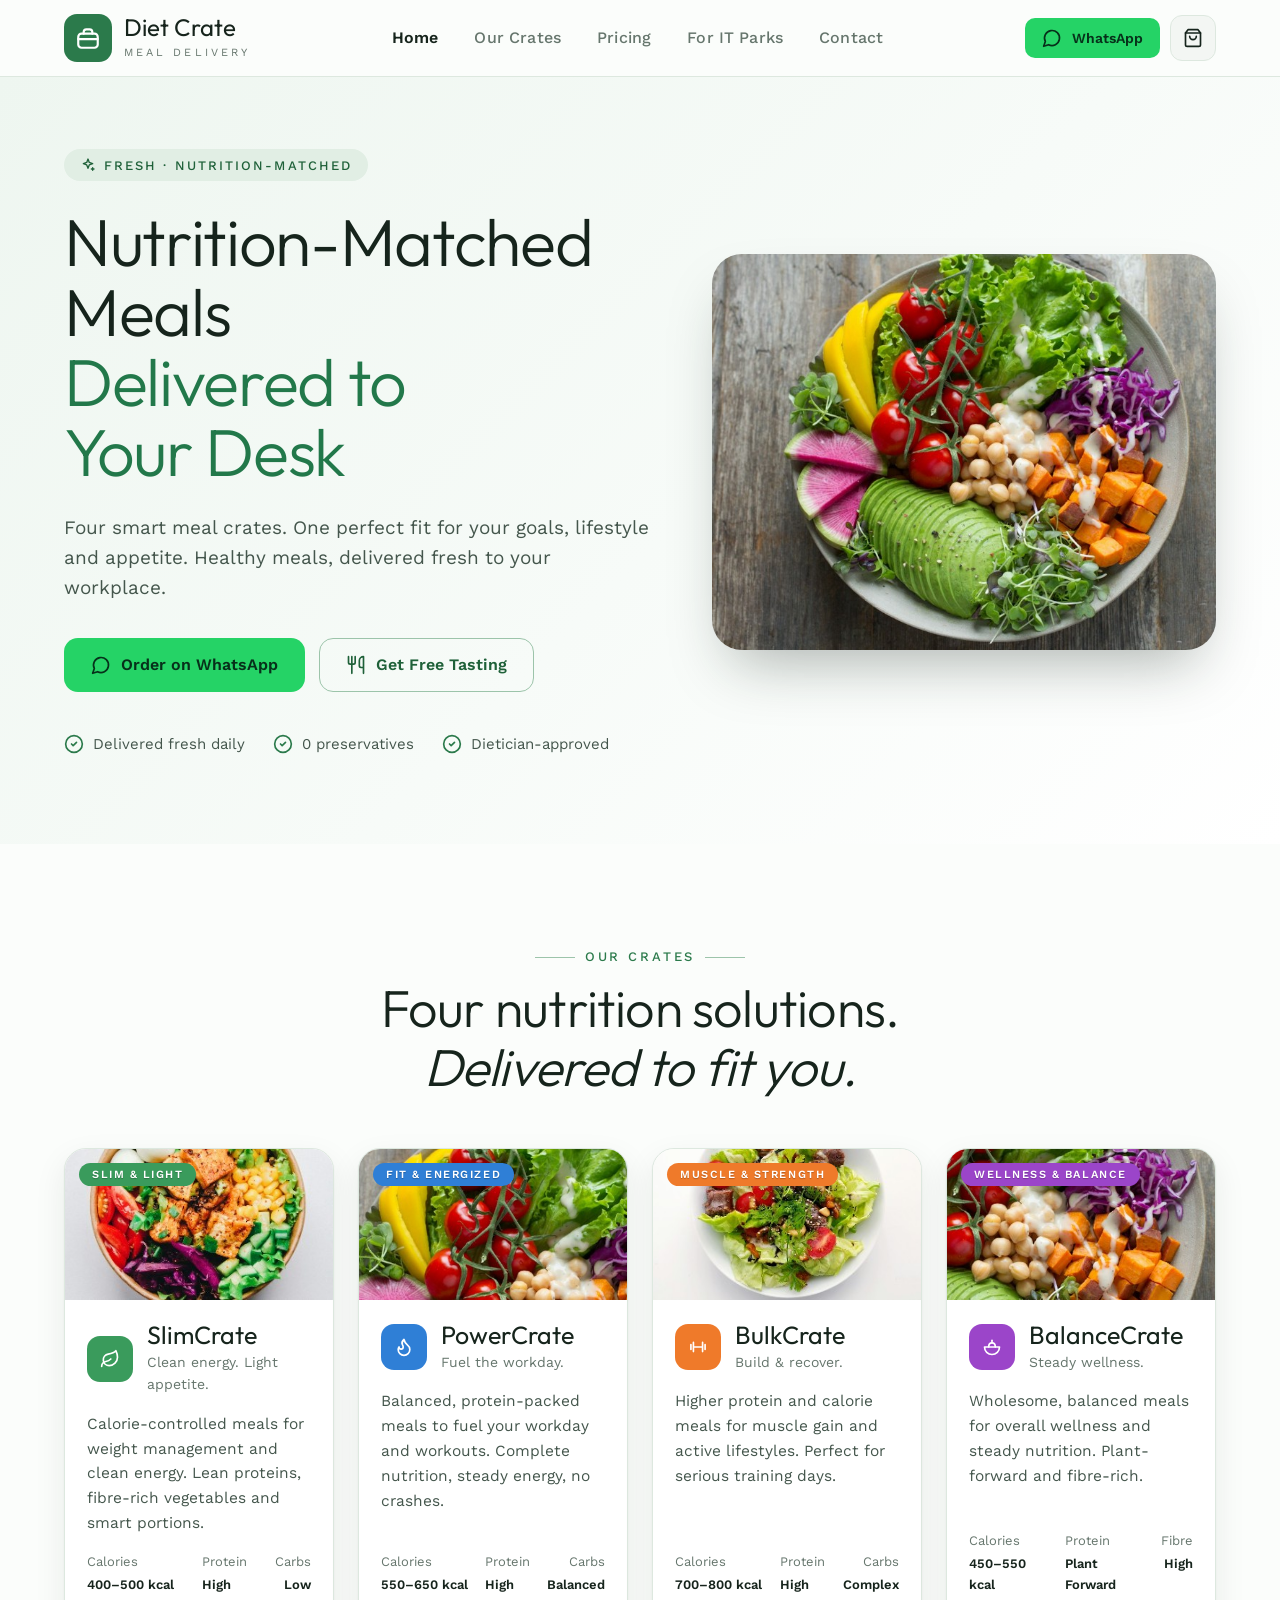
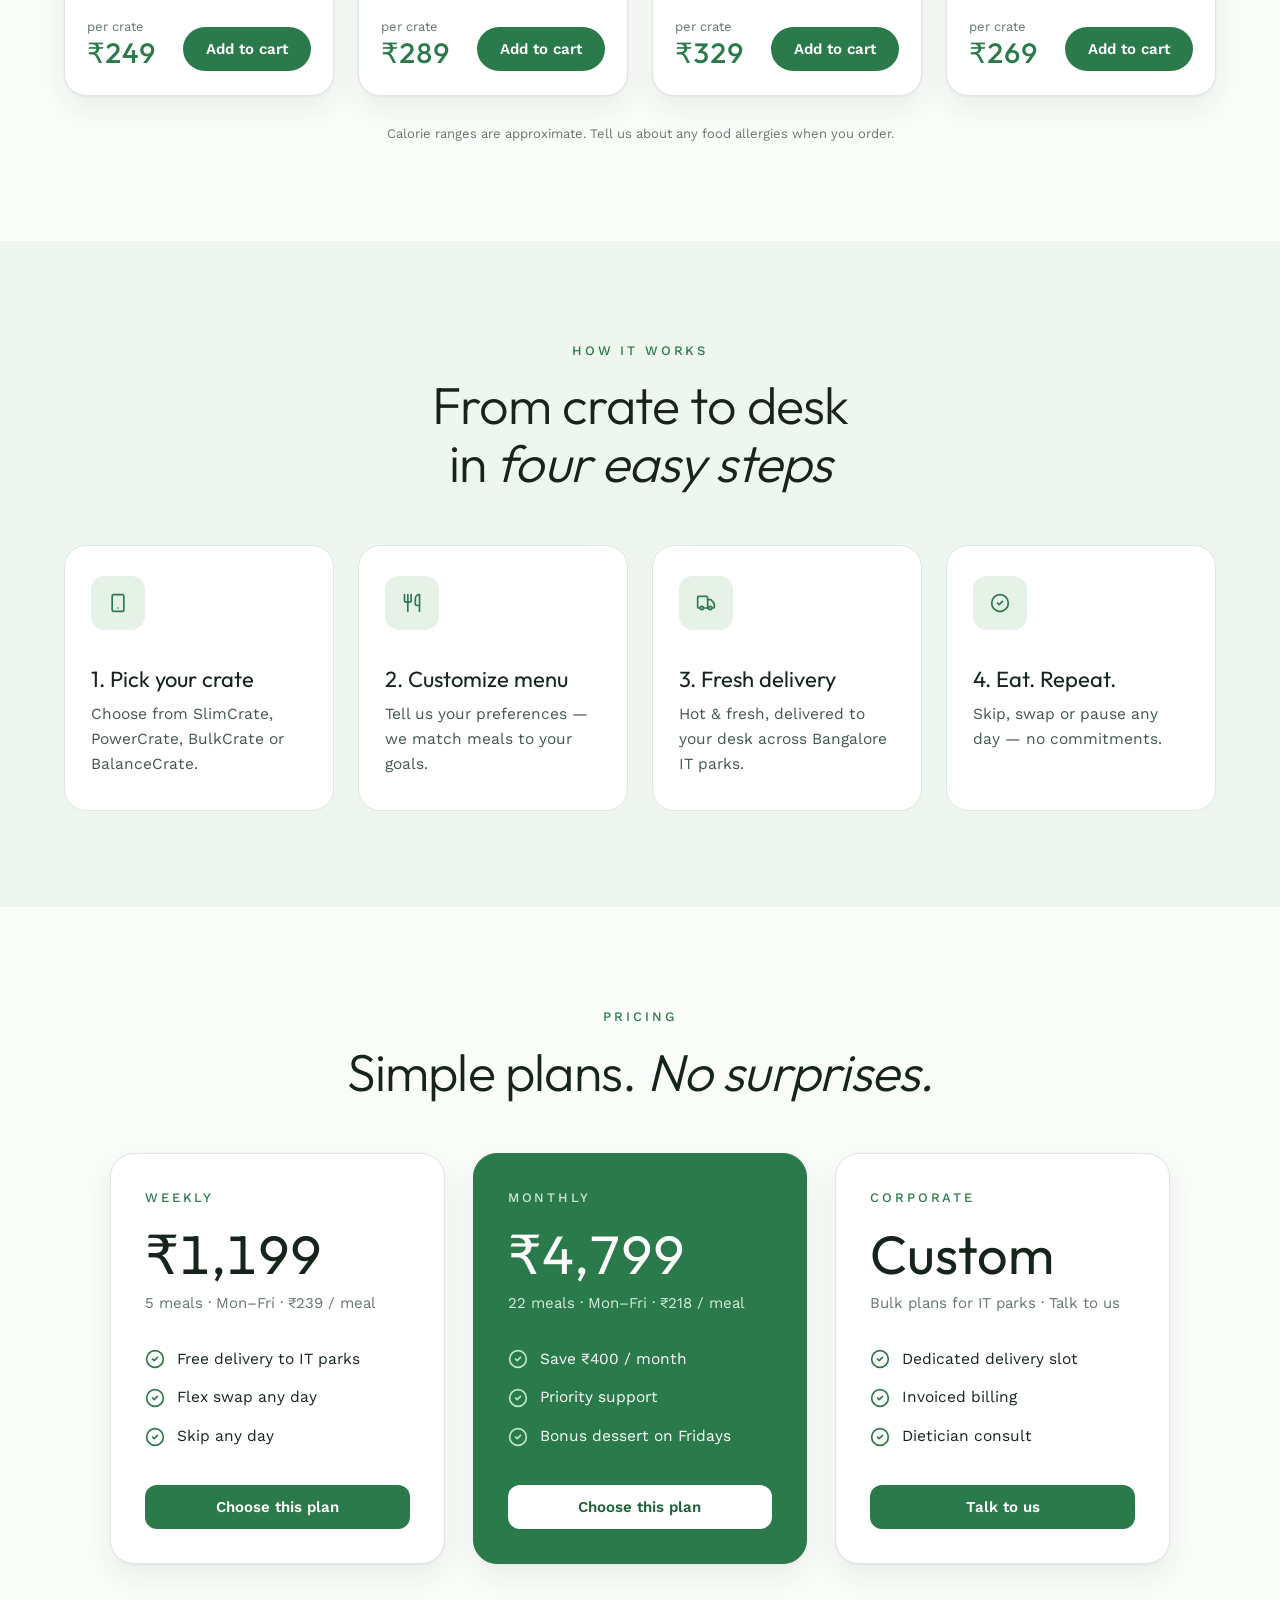
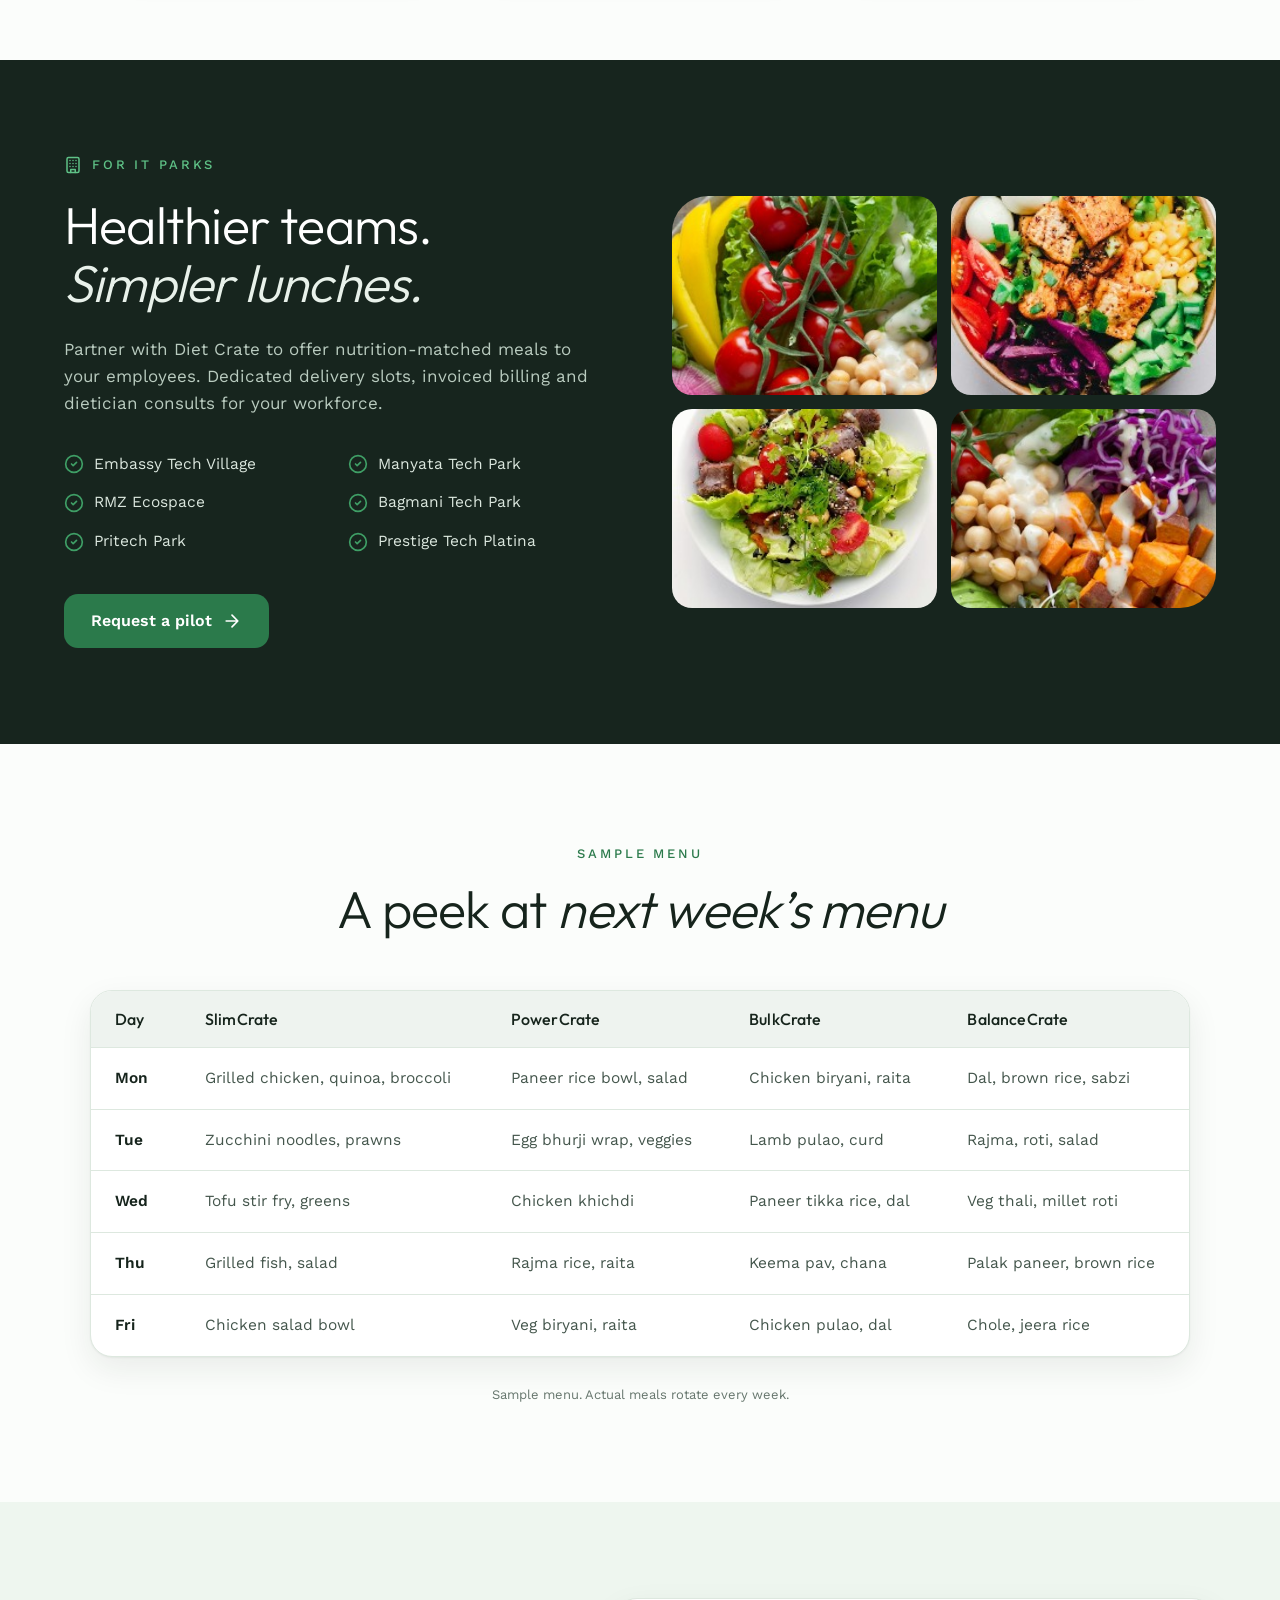
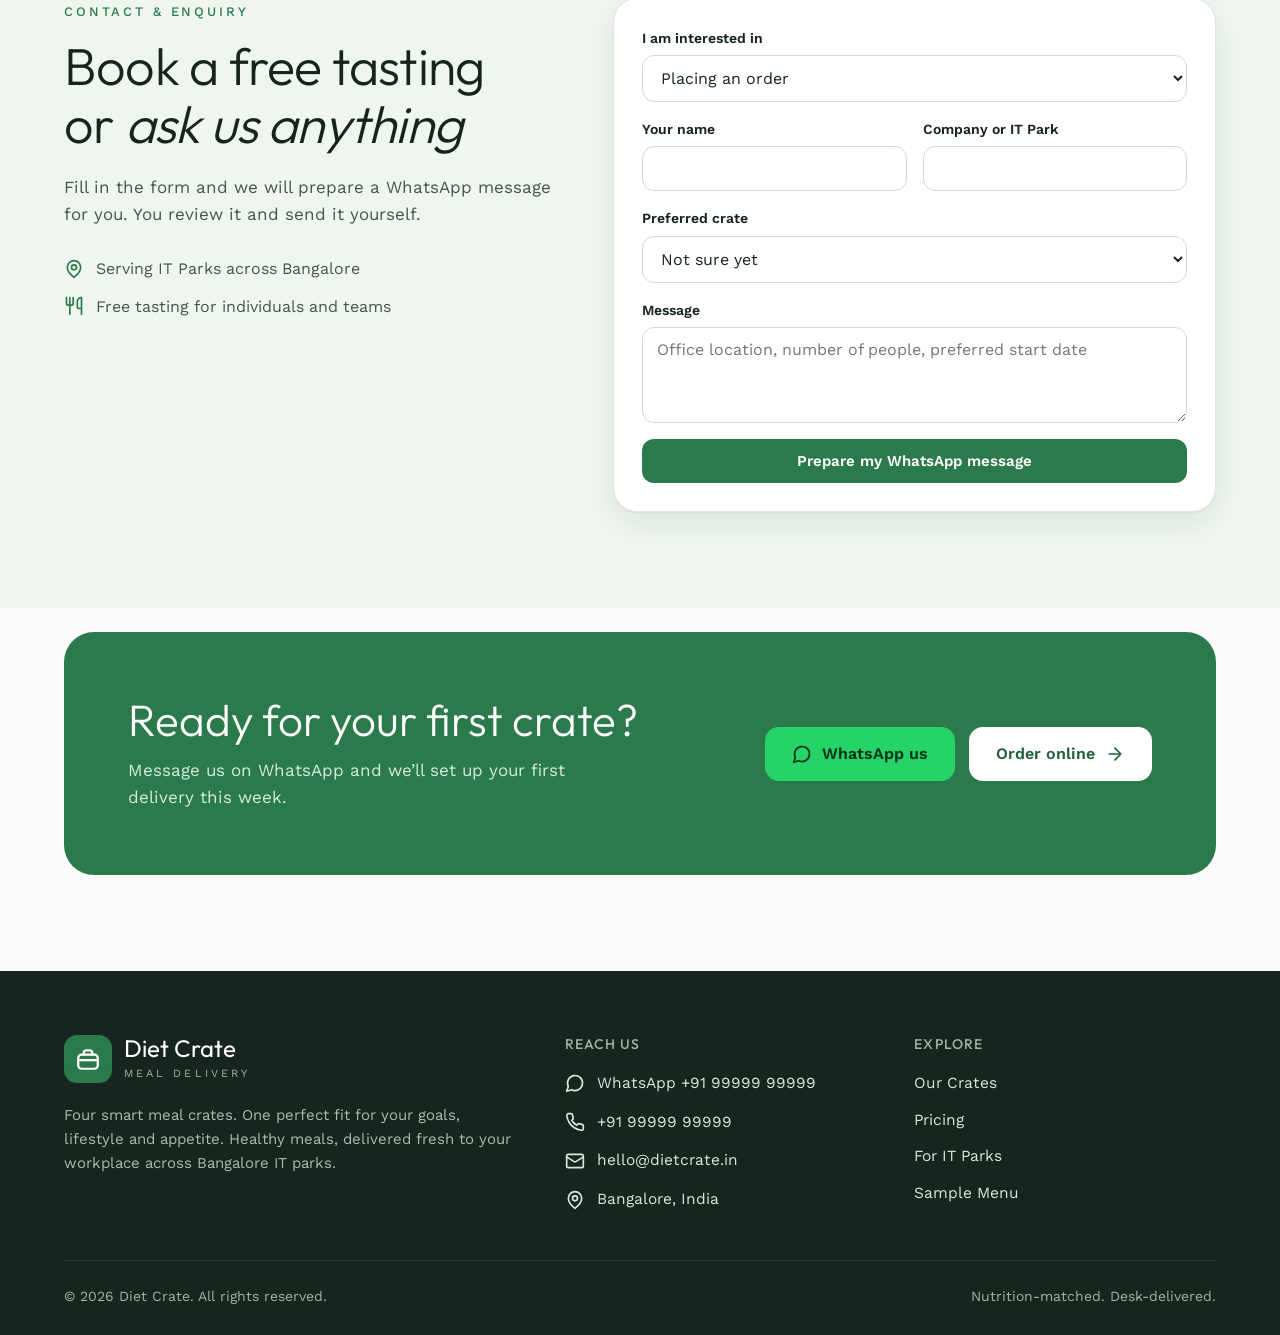
<file: diet-crate-website/index.html>
<!doctype html>
<html lang="en">
<head>
<meta charset="utf-8">
<meta name="viewport" content="width=device-width, initial-scale=1, viewport-fit=cover">
<meta name="theme-color" content="#2b7a4b">
<title>Diet Crate | Nutrition-Matched Meals Delivered to Your Desk</title>
<meta name="description" content="Diet Crate delivers fresh, nutrition-matched meals to Bangalore IT Parks. Choose SlimCrate, PowerCrate, BulkCrate or BalanceCrate. Order on WhatsApp or book a free tasting.">
<meta property="og:type" content="website">
<meta property="og:title" content="Diet Crate | Nutrition-Matched Meals Delivered to Your Desk">
<meta property="og:description" content="Four smart meal crates for your goals, lifestyle and appetite. Healthy meals, delivered fresh to your workplace in Bangalore.">
<!-- After you have a domain, add: <link rel="canonical" href="https://YOUR-DOMAIN/"> and <meta property="og:image" content="https://YOUR-DOMAIN/img/hero.jpg"> -->
<link rel="icon" href="favicon.svg" type="image/svg+xml">
<link rel="preconnect" href="https://fonts.googleapis.com">
<link rel="preconnect" href="https://fonts.gstatic.com" crossorigin>
<link rel="stylesheet" href="https://fonts.googleapis.com/css2?family=Outfit:wght@300;400;500;600&family=Work+Sans:wght@400;500;600&display=swap">
<link rel="stylesheet" href="css/style.css">
<script type="application/ld+json">
{"@context":"https://schema.org","@type":"FoodEstablishment","name":"Diet Crate","description":"Nutrition-matched meal delivery to IT Parks in Bangalore.","areaServed":"Bengaluru, India","servesCuisine":"Healthy meals"}
</script>
</head>
<body>

<!-- Icon sprite -->
<svg width="0" height="0" style="position:absolute" aria-hidden="true" focusable="false">
  <defs>
    <symbol id="i-bag" viewBox="0 0 24 24"><path d="M6 2 3 6v14a2 2 0 0 0 2 2h14a2 2 0 0 0 2-2V6l-3-4z"/><path d="M3 6h18"/><path d="M16 10a4 4 0 0 1-8 0"/></symbol>
    <symbol id="i-crate" viewBox="0 0 24 24"><rect x="3" y="8" width="18" height="13" rx="3"/><path d="M8 8V6.5A2.5 2.5 0 0 1 10.500 4h3A2.5 2.5 0 0 1 16 6.500V8"/><path d="M3 13h18"/></symbol>
    <symbol id="i-check" viewBox="0 0 24 24"><circle cx="12" cy="12" r="10"/><path d="m9 12 2 2 4-4"/></symbol>
    <symbol id="i-utensils" viewBox="0 0 24 24"><path d="M3 2v7c0 1.100.9 2 2 2h4a2 2 0 0 0 2-2V2"/><path d="M7 2v20"/><path d="M21 15V2a5 5 0 0 0-5 5v6c0 1.100.9 2 2 2h3zm0 0v7"/></symbol>
    <symbol id="i-truck" viewBox="0 0 24 24"><path d="M14 18V6a2 2 0 0 0-2-2H4a2 2 0 0 0-2 2v11a1 1 0 0 0 1 1h2"/><path d="M15 18H9"/><path d="M19 18h2a1 1 0 0 0 1-1v-3.650a1 1 0 0 0-.22-.624l-3.480-4.350A1 1 0 0 0 17.520 8H14"/><circle cx="17" cy="18" r="2"/><circle cx="7" cy="18" r="2"/></symbol>
    <symbol id="i-phone" viewBox="0 0 24 24"><rect width="14" height="20" x="5" y="2" rx="2"/><path d="M12 18h.01"/></symbol>
    <symbol id="i-leaf" viewBox="0 0 24 24"><path d="M11 20A7 7 0 0 1 9.800 6.100C15.500 5 17 4.480 19 2c1 2 2 4.180 2 8 0 5.500-4.780 10-10 10z"/><path d="M2 21c0-3 1.850-5.360 5.080-6C9.500 14.520 12 13 13 12"/></symbol>
    <symbol id="i-flame" viewBox="0 0 24 24"><path d="M8.500 14.500A2.500 2.500 0 0 0 11 12c0-1.380-.5-2-1-3-1.072-2.143-.224-4.054 2-6 .5 2.500 2 4.900 4 6.500 2 1.600 3 3.500 3 5.500a7 7 0 1 1-14 0c0-1.153.433-2.294 1-3a2.500 2.500 0 0 0 2.500 2.500z"/></symbol>
    <symbol id="i-dumbbell" viewBox="0 0 24 24"><path d="M6.500 6.500v11M17.500 6.500v11M3.500 9v6M20.500 9v6M6.500 12h11"/></symbol>
    <symbol id="i-bowl" viewBox="0 0 24 24"><path d="M3 12h18a9 9 0 0 1-18 0z"/><path d="M8 12c0-3 1.800-5 4-5s4 2 4 5"/><path d="M12 7V4"/></symbol>
    <symbol id="i-building" viewBox="0 0 24 24"><rect x="4" y="2" width="16" height="20" rx="2"/><path d="M9 22v-4h6v4M8 6h.01M12 6h.01M16 6h.01M8 10h.01M12 10h.01M16 10h.01M8 14h.01M12 14h.01M16 14h.01"/></symbol>
    <symbol id="i-chat" viewBox="0 0 24 24"><path d="M7.900 20A9 9 0 1 0 4 16.100L2 22z"/></symbol>
    <symbol id="i-sparkle" viewBox="0 0 24 24"><path d="M12 3l1.900 5.100L19 10l-5.100 1.900L12 17l-1.900-5.100L5 10l5.100-1.900z"/><path d="M19 16v4M17 18h4"/></symbol>
    <symbol id="i-call" viewBox="0 0 24 24"><path d="M22 16.920v3a2 2 0 0 1-2.180 2 19.790 19.790 0 0 1-8.630-3.070 19.500 19.500 0 0 1-6-6A19.790 19.790 0 0 1 2.120 4.180 2 2 0 0 1 4.110 2h3a2 2 0 0 1 2 1.720c.127.960.361 1.903.700 2.810a2 2 0 0 1-.450 2.110L8.090 9.910a16 16 0 0 0 6 6l1.270-1.270a2 2 0 0 1 2.110-.450c.907.339 1.850.573 2.810.700A2 2 0 0 1 22 16.920z"/></symbol>
    <symbol id="i-mail" viewBox="0 0 24 24"><rect width="20" height="16" x="2" y="4" rx="2"/><path d="m22 7-8.970 5.700a1.940 1.940 0 0 1-2.060 0L2 7"/></symbol>
    <symbol id="i-pin" viewBox="0 0 24 24"><path d="M20 10c0 6-8 12-8 12s-8-6-8-12a8 8 0 0 1 16 0z"/><circle cx="12" cy="10" r="3"/></symbol>
    <symbol id="i-arrow" viewBox="0 0 24 24"><path d="M5 12h14M12 5l7 7-7 7"/></symbol>
    <symbol id="i-x" viewBox="0 0 24 24"><path d="M18 6 6 18M6 6l12 12"/></symbol>
    <symbol id="i-plus" viewBox="0 0 24 24"><path d="M5 12h14M12 5v14"/></symbol>
    <symbol id="i-minus" viewBox="0 0 24 24"><path d="M5 12h14"/></symbol>
    <symbol id="i-trash" viewBox="0 0 24 24"><path d="M3 6h18M8 6V4h8v2M19 6l-1 14H6L5 6"/></symbol>
    <symbol id="i-menu" viewBox="0 0 24 24"><path d="M4 7h16M4 12h16M4 17h16"/></symbol>
  </defs>
</svg>

<a class="skip" href="#main">Skip to content</a>

<header class="site-header" id="top">
  <div class="container nav">
    <a class="brand" href="#home" aria-label="Diet Crate, home">
      <span class="brand-mark"><svg class="ic" aria-hidden="true"><use href="#i-crate"/></svg></span>
      <span class="brand-text"><b>Diet Crate</b><small>Meal Delivery</small></span>
    </a>

    <nav class="nav-links" id="navLinks" aria-label="Main">
      <a href="#home" class="on">Home</a>
      <a href="#crates">Our Crates</a>
      <a href="#pricing">Pricing</a>
      <a href="#it-parks">For IT Parks</a>
      <a href="#contact">Contact</a>
    </nav>

    <div class="nav-tools">
      <a class="btn btn-wa btn-sm nav-wa" data-wa="Hi Diet Crate, I would like to place an order." href="https://wa.me/" target="_blank" rel="noopener"><svg class="ic" aria-hidden="true"><use href="#i-chat"/></svg>WhatsApp</a>
      <button class="icon-btn" id="cartBtn" type="button" aria-label="Open cart, 0 items" aria-haspopup="dialog">
        <svg class="ic" aria-hidden="true"><use href="#i-bag"/></svg>
        <span class="badge" id="cartCount" hidden>0</span>
      </button>
      <button class="icon-btn menu-btn" id="menuBtn" type="button" aria-label="Open menu" aria-expanded="false" aria-controls="navLinks">
        <svg class="ic" aria-hidden="true"><use href="#i-menu"/></svg>
      </button>
    </div>
  </div>
</header>

<main id="main">

  <!-- HERO -->
  <section class="hero" id="home">
    <div class="container hero-grid">
      <div class="hero-copy">
        <p class="badge-pill"><svg class="ic" aria-hidden="true"><use href="#i-sparkle"/></svg>Fresh &middot; Nutrition-matched</p>
        <h1><span class="nw">Nutrition-Matched</span> Meals <span class="accent">Delivered to Your Desk</span></h1>
        <p class="lead">Four smart meal crates. One perfect fit for your goals, lifestyle and appetite. Healthy meals, delivered fresh to your workplace.</p>
        <div class="cta-row">
          <a class="btn btn-wa btn-lg" data-wa="Hi Diet Crate, I would like to place an order." href="https://wa.me/" target="_blank" rel="noopener"><svg class="ic" aria-hidden="true"><use href="#i-chat"/></svg>Order on WhatsApp</a>
          <a class="btn btn-outline btn-lg" href="#contact" data-prefill="Free tasting"><svg class="ic" aria-hidden="true"><use href="#i-utensils"/></svg>Get Free Tasting</a>
        </div>
        <ul class="trust">
          <li><svg class="ic" aria-hidden="true"><use href="#i-check"/></svg>Delivered fresh daily</li>
          <li><svg class="ic" aria-hidden="true"><use href="#i-check"/></svg>0 preservatives</li>
          <li><svg class="ic" aria-hidden="true"><use href="#i-check"/></svg>Dietician-approved</li>
        </ul>
      </div>
      <div class="hero-photo">
        <img src="img/hero.jpg" width="698" height="548" fetchpriority="high" alt="Fresh bowl with avocado, chickpeas, sweet potato, cherry tomatoes and red cabbage">
      </div>
    </div>
  </section>

  <!-- CRATES -->
  <section class="section" id="crates">
    <div class="container">
      <div class="sec-head">
        <p class="eyebrow line">Our Crates</p>
        <h2>Four nutrition solutions. <em>Delivered to fit you.</em></h2>
      </div>

      <div class="crates">

        <article class="crate" style="--c:#3a9b5c">
          <figure><img src="img/slim.jpg" width="354" height="170" loading="lazy" alt="Salad bowl with tofu, corn and fresh greens"><figcaption class="pill">Slim &amp; Light</figcaption></figure>
          <div class="crate-body">
            <div class="crate-head">
              <span class="crate-icon"><svg class="ic" aria-hidden="true"><use href="#i-leaf"/></svg></span>
              <div><h3>SlimCrate</h3><p>Clean energy. Light appetite.</p></div>
            </div>
            <p class="crate-desc">Calorie-controlled meals for weight management and clean energy. Lean proteins, fibre-rich vegetables and smart portions.</p>
            <dl class="stats"><div><dt>Calories</dt><dd>400&ndash;500 kcal</dd></div><div><dt>Protein</dt><dd>High</dd></div><div><dt>Carbs</dt><dd>Low</dd></div></dl>
            <div class="buy">
              <div class="price"><small>per crate</small><b>&#8377;249</b></div>
              <button class="btn btn-solid" type="button" data-add="slim" data-name="SlimCrate" data-price="249">Add to cart</button>
            </div>
          </div>
        </article>

        <article class="crate" style="--c:#2f7fd6">
          <figure><img src="img/power.jpg" width="440" height="220" loading="lazy" alt="Close-up of cherry tomatoes, lettuce and chickpeas"><figcaption class="pill">Fit &amp; Energized</figcaption></figure>
          <div class="crate-body">
            <div class="crate-head">
              <span class="crate-icon"><svg class="ic" aria-hidden="true"><use href="#i-flame"/></svg></span>
              <div><h3>PowerCrate</h3><p>Fuel the workday.</p></div>
            </div>
            <p class="crate-desc">Balanced, protein-packed meals to fuel your workday and workouts. Complete nutrition, steady energy, no crashes.</p>
            <dl class="stats"><div><dt>Calories</dt><dd>550&ndash;650 kcal</dd></div><div><dt>Protein</dt><dd>High</dd></div><div><dt>Carbs</dt><dd>Balanced</dd></div></dl>
            <div class="buy">
              <div class="price"><small>per crate</small><b>&#8377;289</b></div>
              <button class="btn btn-solid" type="button" data-add="power" data-name="PowerCrate" data-price="289">Add to cart</button>
            </div>
          </div>
        </article>

        <article class="crate" style="--c:#ef7a2a">
          <figure><img src="img/bulk.jpg" width="352" height="169" loading="lazy" alt="Salad bowl with grilled meat and fresh herbs"><figcaption class="pill">Muscle &amp; Strength</figcaption></figure>
          <div class="crate-body">
            <div class="crate-head">
              <span class="crate-icon"><svg class="ic" aria-hidden="true"><use href="#i-dumbbell"/></svg></span>
              <div><h3>BulkCrate</h3><p>Build &amp; recover.</p></div>
            </div>
            <p class="crate-desc">Higher protein and calorie meals for muscle gain and active lifestyles. Perfect for serious training days.</p>
            <dl class="stats"><div><dt>Calories</dt><dd>700&ndash;800 kcal</dd></div><div><dt>Protein</dt><dd>High</dd></div><div><dt>Carbs</dt><dd>Complex</dd></div></dl>
            <div class="buy">
              <div class="price"><small>per crate</small><b>&#8377;329</b></div>
              <button class="btn btn-solid" type="button" data-add="bulk" data-name="BulkCrate" data-price="329">Add to cart</button>
            </div>
          </div>
        </article>

        <article class="crate" style="--c:#9b45c9">
          <figure><img src="img/balance.jpg" width="428" height="214" loading="lazy" alt="Chickpeas, sweet potato cubes and red cabbage"><figcaption class="pill">Wellness &amp; Balance</figcaption></figure>
          <div class="crate-body">
            <div class="crate-head">
              <span class="crate-icon"><svg class="ic" aria-hidden="true"><use href="#i-bowl"/></svg></span>
              <div><h3>BalanceCrate</h3><p>Steady wellness.</p></div>
            </div>
            <p class="crate-desc">Wholesome, balanced meals for overall wellness and steady nutrition. Plant-forward and fibre-rich.</p>
            <dl class="stats"><div><dt>Calories</dt><dd>450&ndash;550 kcal</dd></div><div><dt>Protein</dt><dd>Plant Forward</dd></div><div><dt>Fibre</dt><dd>High</dd></div></dl>
            <div class="buy">
              <div class="price"><small>per crate</small><b>&#8377;269</b></div>
              <button class="btn btn-solid" type="button" data-add="balance" data-name="BalanceCrate" data-price="269">Add to cart</button>
            </div>
          </div>
        </article>

      </div>
      <p class="fine">Calorie ranges are approximate. Tell us about any food allergies when you order.</p>
    </div>
  </section>

  <!-- HOW IT WORKS -->
  <section class="section tint" id="how">
    <div class="container">
      <div class="sec-head">
        <p class="eyebrow">How it works</p>
        <h2>From crate to desk in <em>four easy steps</em></h2>
      </div>
      <ol class="steps">
        <li><span class="step-ic"><svg class="ic" aria-hidden="true"><use href="#i-phone"/></svg></span><h3>1. Pick your crate</h3><p>Choose from SlimCrate, PowerCrate, BulkCrate or BalanceCrate.</p></li>
        <li><span class="step-ic"><svg class="ic" aria-hidden="true"><use href="#i-utensils"/></svg></span><h3>2. Customize menu</h3><p>Tell us your preferences &mdash; we match meals to your goals.</p></li>
        <li><span class="step-ic"><svg class="ic" aria-hidden="true"><use href="#i-truck"/></svg></span><h3>3. Fresh delivery</h3><p>Hot &amp; fresh, delivered to your desk across Bangalore IT parks.</p></li>
        <li><span class="step-ic"><svg class="ic" aria-hidden="true"><use href="#i-check"/></svg></span><h3>4. Eat. Repeat.</h3><p>Skip, swap or pause any day &mdash; no commitments.</p></li>
      </ol>
    </div>
  </section>

  <!-- PRICING -->
  <section class="section" id="pricing">
    <div class="container">
      <div class="sec-head">
        <p class="eyebrow">Pricing</p>
        <h2>Simple plans. <em>No surprises.</em></h2>
      </div>
      <div class="plans">
        <article class="plan">
          <p class="eyebrow">Weekly</p>
          <p class="plan-price">&#8377;1,199</p>
          <p class="plan-sub">5 meals &middot; Mon&ndash;Fri &middot; &#8377;239 / meal</p>
          <ul>
            <li><svg class="ic" aria-hidden="true"><use href="#i-check"/></svg>Free delivery to IT parks</li>
            <li><svg class="ic" aria-hidden="true"><use href="#i-check"/></svg>Flex swap any day</li>
            <li><svg class="ic" aria-hidden="true"><use href="#i-check"/></svg>Skip any day</li>
          </ul>
          <a class="btn btn-solid btn-block" data-wa="Hi Diet Crate, I would like to choose the Weekly plan (5 meals, Mon-Fri, Rs 1,199)." href="https://wa.me/" target="_blank" rel="noopener">Choose this plan</a>
        </article>
        <article class="plan featured">
          <p class="eyebrow">Monthly</p>
          <p class="plan-price">&#8377;4,799</p>
          <p class="plan-sub">22 meals &middot; Mon&ndash;Fri &middot; &#8377;218 / meal</p>
          <ul>
            <li><svg class="ic" aria-hidden="true"><use href="#i-check"/></svg>Save &#8377;400 / month</li>
            <li><svg class="ic" aria-hidden="true"><use href="#i-check"/></svg>Priority support</li>
            <li><svg class="ic" aria-hidden="true"><use href="#i-check"/></svg>Bonus dessert on Fridays</li>
          </ul>
          <a class="btn btn-white btn-block" data-wa="Hi Diet Crate, I would like to choose the Monthly plan (22 meals, Mon-Fri, Rs 4,799)." href="https://wa.me/" target="_blank" rel="noopener">Choose this plan</a>
        </article>
        <article class="plan">
          <p class="eyebrow">Corporate</p>
          <p class="plan-price">Custom</p>
          <p class="plan-sub">Bulk plans for IT parks &middot; Talk to us</p>
          <ul>
            <li><svg class="ic" aria-hidden="true"><use href="#i-check"/></svg>Dedicated delivery slot</li>
            <li><svg class="ic" aria-hidden="true"><use href="#i-check"/></svg>Invoiced billing</li>
            <li><svg class="ic" aria-hidden="true"><use href="#i-check"/></svg>Dietician consult</li>
          </ul>
          <a class="btn btn-solid btn-block" href="#contact" data-prefill="IT Park pilot">Talk to us</a>
        </article>
      </div>
    </div>
  </section>

  <!-- IT PARKS -->
  <section class="section dark" id="it-parks">
    <div class="container parks">
      <div>
        <p class="eyebrow on-dark"><svg class="ic" aria-hidden="true"><use href="#i-building"/></svg>For IT Parks</p>
        <h2>Healthier teams. <em>Simpler lunches.</em></h2>
        <p class="parks-lead">Partner with Diet Crate to offer nutrition-matched meals to your employees. Dedicated delivery slots, invoiced billing and dietician consults for your workforce.</p>
        <ul class="park-list">
          <li><svg class="ic" aria-hidden="true"><use href="#i-check"/></svg>Embassy Tech Village</li>
          <li><svg class="ic" aria-hidden="true"><use href="#i-check"/></svg>Manyata Tech Park</li>
          <li><svg class="ic" aria-hidden="true"><use href="#i-check"/></svg>RMZ Ecospace</li>
          <li><svg class="ic" aria-hidden="true"><use href="#i-check"/></svg>Bagmani Tech Park</li>
          <li><svg class="ic" aria-hidden="true"><use href="#i-check"/></svg>Pritech Park</li>
          <li><svg class="ic" aria-hidden="true"><use href="#i-check"/></svg>Prestige Tech Platina</li>
        </ul>
        <a class="btn btn-solid btn-lg" href="#contact" data-prefill="IT Park pilot">Request a pilot<svg class="ic" aria-hidden="true"><use href="#i-arrow"/></svg></a>
      </div>
      <div class="collage" aria-hidden="true">
        <img src="img/power.jpg" alt="" width="440" height="220" loading="lazy">
        <img src="img/slim.jpg" alt="" width="354" height="170" loading="lazy">
        <img src="img/bulk.jpg" alt="" width="352" height="169" loading="lazy">
        <img src="img/balance.jpg" alt="" width="428" height="214" loading="lazy">
      </div>
    </div>
  </section>

  <!-- SAMPLE MENU -->
  <section class="section" id="menu">
    <div class="container">
      <div class="sec-head">
        <p class="eyebrow">Sample menu</p>
        <h2>A peek at <em>next week&rsquo;s menu</em></h2>
      </div>
      <div class="table-wrap" tabindex="0" role="region" aria-label="Sample weekly menu">
        <table>
          <thead><tr><th scope="col">Day</th><th scope="col">SlimCrate</th><th scope="col">PowerCrate</th><th scope="col">BulkCrate</th><th scope="col">BalanceCrate</th></tr></thead>
          <tbody>
            <tr><th scope="row">Mon</th><td>Grilled chicken, quinoa, broccoli</td><td>Paneer rice bowl, salad</td><td>Chicken biryani, raita</td><td>Dal, brown rice, sabzi</td></tr>
            <tr><th scope="row">Tue</th><td>Zucchini noodles, prawns</td><td>Egg bhurji wrap, veggies</td><td>Lamb pulao, curd</td><td>Rajma, roti, salad</td></tr>
            <tr><th scope="row">Wed</th><td>Tofu stir fry, greens</td><td>Chicken khichdi</td><td>Paneer tikka rice, dal</td><td>Veg thali, millet roti</td></tr>
            <tr><th scope="row">Thu</th><td>Grilled fish, salad</td><td>Rajma rice, raita</td><td>Keema pav, chana</td><td>Palak paneer, brown rice</td></tr>
            <tr><th scope="row">Fri</th><td>Chicken salad bowl</td><td>Veg biryani, raita</td><td>Chicken pulao, dal</td><td>Chole, jeera rice</td></tr>
          </tbody>
        </table>
      </div>
      <p class="fine">Sample menu. Actual meals rotate every week.</p>
    </div>
  </section>

  <!-- CONTACT -->
  <section class="section tint" id="contact">
    <div class="container contact">
      <div>
        <p class="eyebrow">Contact &amp; enquiry</p>
        <h2>Book a free tasting or <em>ask us anything</em></h2>
        <p class="contact-lead">Fill in the form and we will prepare a WhatsApp message for you. You review it and send it yourself.</p>
        <ul class="contact-list">
          <li><svg class="ic" aria-hidden="true"><use href="#i-pin"/></svg><span>Serving IT Parks across Bangalore</span></li>
          <li><svg class="ic" aria-hidden="true"><use href="#i-utensils"/></svg><span>Free tasting for individuals and teams</span></li>
        </ul>
      </div>

      <form id="enquiry" novalidate>
        <label for="f-type">I am interested in
          <select id="f-type">
            <option>Placing an order</option>
            <option>Free tasting</option>
            <option>IT Park pilot</option>
            <option>Something else</option>
          </select>
        </label>
        <div class="row2">
          <label for="f-name">Your name
            <input id="f-name" autocomplete="name" aria-describedby="e-name" required>
            <span class="err" id="e-name" hidden></span>
          </label>
          <label for="f-company">Company or IT Park
            <input id="f-company" autocomplete="organization">
          </label>
        </div>
        <label for="f-crate">Preferred crate
          <select id="f-crate">
            <option>Not sure yet</option>
            <option>SlimCrate</option>
            <option>PowerCrate</option>
            <option>BulkCrate</option>
            <option>BalanceCrate</option>
          </select>
        </label>
        <label for="f-msg">Message
          <textarea id="f-msg" placeholder="Office location, number of people, preferred start date"></textarea>
        </label>
        <button class="btn btn-solid btn-block" type="submit">Prepare my WhatsApp message</button>

        <div class="sent" id="sent" hidden>
          <p><b>Your message is ready.</b> Nothing has been sent yet. Open WhatsApp to send it.</p>
          <pre id="sentText"></pre>
          <div class="cta-row">
            <a class="btn btn-wa" id="sentLink" href="https://wa.me/" target="_blank" rel="noopener"><svg class="ic" aria-hidden="true"><use href="#i-chat"/></svg>Open WhatsApp</a>
            <button class="btn btn-outline" type="button" id="copyMsg">Copy message</button>
          </div>
        </div>
      </form>
    </div>
  </section>

  <!-- CTA BAND -->
  <section class="cta-section">
    <div class="container">
      <div class="cta-band">
        <div>
          <h2>Ready for your first crate?</h2>
          <p>Message us on WhatsApp and we&rsquo;ll set up your first delivery this week.</p>
        </div>
        <div class="cta-row">
          <a class="btn btn-wa btn-lg" data-wa="Hi Diet Crate, I am ready for my first crate." href="https://wa.me/" target="_blank" rel="noopener"><svg class="ic" aria-hidden="true"><use href="#i-chat"/></svg>WhatsApp us</a>
          <a class="btn btn-white btn-lg" href="#crates">Order online<svg class="ic" aria-hidden="true"><use href="#i-arrow"/></svg></a>
        </div>
      </div>
    </div>
  </section>

</main>

<footer class="site-footer">
  <div class="container">
    <div class="foot">
      <div>
        <a class="brand on-dark" href="#home" aria-label="Diet Crate, home">
          <span class="brand-mark"><svg class="ic" aria-hidden="true"><use href="#i-crate"/></svg></span>
          <span class="brand-text"><b>Diet Crate</b><small>Meal Delivery</small></span>
        </a>
        <p>Four smart meal crates. One perfect fit for your goals, lifestyle and appetite. Healthy meals, delivered fresh to your workplace across Bangalore IT parks.</p>
      </div>
      <div>
        <h3>Reach us</h3>
        <ul class="foot-list">
          <li><svg class="ic" aria-hidden="true"><use href="#i-chat"/></svg><a data-wa="Hi Diet Crate, I have a question." data-bind="phone" href="https://wa.me/" target="_blank" rel="noopener">WhatsApp +91 99999 99999</a></li>
          <li><svg class="ic" aria-hidden="true"><use href="#i-call"/></svg><a data-bind="phone-tel" href="tel:+919999999999">+91 99999 99999</a></li>
          <li><svg class="ic" aria-hidden="true"><use href="#i-mail"/></svg><a data-bind="email" href="mailto:hello@dietcrate.in">hello@dietcrate.in</a></li>
          <li><svg class="ic" aria-hidden="true"><use href="#i-pin"/></svg><span>Bangalore, India</span></li>
        </ul>
      </div>
      <div>
        <h3>Explore</h3>
        <ul class="foot-list plain">
          <li><a href="#crates">Our Crates</a></li>
          <li><a href="#pricing">Pricing</a></li>
          <li><a href="#it-parks">For IT Parks</a></li>
          <li><a href="#menu">Sample Menu</a></li>
        </ul>
      </div>
    </div>
    <div class="legal"><span>&copy; 2026 Diet Crate. All rights reserved.</span><span>Nutrition-matched. Desk-delivered.</span></div>
  </div>
</footer>

<!-- CART -->
<div class="scrim" id="scrim" hidden></div>
<aside class="drawer" id="drawer" role="dialog" aria-modal="true" aria-labelledby="drawerTitle" aria-hidden="true">
  <div class="drawer-head">
    <h2 id="drawerTitle">Your cart</h2>
    <button class="icon-btn" id="drawerClose" type="button" aria-label="Close cart"><svg class="ic" aria-hidden="true"><use href="#i-x"/></svg></button>
  </div>

  <div class="drawer-empty" id="cartEmpty">
    <p><b>Your cart is empty.</b></p>
    <p>Add a crate to get started.</p>
    <a class="btn btn-solid" href="#crates" id="browseCrates">Browse crates</a>
  </div>

  <div class="drawer-body" id="cartFull" hidden>
    <ul class="cart-list" id="cartList"></ul>
    <div class="cart-total"><span>Estimated total</span><b id="cartTotal">&#8377;0</b></div>
    <p class="fine left">Delivery and payment are confirmed with you on WhatsApp.</p>

    <div class="cart-form">
      <label for="c-name">Your name
        <input id="c-name" autocomplete="name">
        <span class="err" id="e-cname" hidden></span>
      </label>
      <label for="c-loc">Office or IT Park
        <input id="c-loc" autocomplete="organization" placeholder="Company, tower, floor">
        <span class="err" id="e-cloc" hidden></span>
      </label>
      <label for="c-note">Notes (optional)
        <textarea id="c-note" placeholder="Allergies, delivery time, start date"></textarea>
      </label>
    </div>
    <button class="btn btn-wa btn-block" type="button" id="checkout"><svg class="ic" aria-hidden="true"><use href="#i-chat"/></svg>Send order on WhatsApp</button>
    <button class="link-btn" type="button" id="clearCart">Clear cart</button>
    <p class="cart-status" id="cartStatus" role="status" hidden></p>
  </div>
</aside>

<div class="toast" id="toast" role="status" aria-live="polite" hidden></div>

<script src="js/config.js"></script>
<script src="js/main.js"></script>
</body>
</html>
</file>
<file: diet-crate-website/css/style.css>
/* Diet Crate. Edit colours and fonts in :root. */
:root {
  --ink: #16241c;
  --ink-2: #44564c;
  --muted: #66766d;
  --bg: #fbfdfb;
  --tint: #eef6ef;
  --line: #dde8df;
  --white: #ffffff;
  --green: #2b7a4b;
  --green-dark: #1f6139;
  --deep: #17251e;
  --wa: #25d366;
  --wa-ink: #07301a;
  --err: #b3261e;
  --font-display: "Outfit", "Segoe UI", system-ui, sans-serif;
  --font-body: "Work Sans", "Segoe UI", system-ui, sans-serif;
  --shadow: 0 1px 2px rgba(22, 36, 28, .05), 0 12px 32px rgba(22, 36, 28, .08);
}

*, *::before, *::after { box-sizing: border-box; }
[hidden] { display: none !important; }
html { scroll-behavior: smooth; scroll-padding-top: 88px; -webkit-text-size-adjust: 100%; }
body {
  margin: 0; background: var(--bg); color: var(--ink);
  font: 400 16px/1.6 var(--font-body);
  padding-left: env(safe-area-inset-left, 0px); padding-right: env(safe-area-inset-right, 0px);
}
body.lock { overflow: hidden; }
img { max-width: 100%; display: block; }
h1, h2, h3, p, ul, ol, dl, figure { margin: 0; }
ul, ol { padding: 0; list-style: none; }
a { color: inherit; }
h1, h2, h3 { font-family: var(--font-display); text-wrap: balance; }
:focus-visible { outline: 3px solid #2f7fd6; outline-offset: 2px; border-radius: 6px; }
.container { width: 100%; max-width: 1200px; margin: 0 auto; padding-inline: 24px; }
.ic { width: 20px; height: 20px; flex: none; fill: none; stroke: currentColor; stroke-width: 2; stroke-linecap: round; stroke-linejoin: round; }
.skip { position: absolute; left: -999px; top: 8px; background: var(--ink); color: #fff; padding: 8px 14px; border-radius: 8px; z-index: 100; }
.skip:focus { left: 8px; }

/* Buttons */
.btn {
  display: inline-flex; align-items: center; justify-content: center; gap: 10px;
  padding: 12px 22px; border-radius: 12px; border: 1.5px solid transparent;
  font: 600 15px/1.2 var(--font-body); text-decoration: none; cursor: pointer;
  transition: background .15s, color .15s, border-color .15s, transform .1s;
}
.btn:active { transform: translateY(1px); }
.btn-lg { padding: 16px 26px; font-size: 16px; border-radius: 14px; }
.btn-sm { padding: 9px 16px; font-size: 14px; border-radius: 10px; }
.btn-block { width: 100%; }
.btn-solid { background: var(--green); color: #fff; }
.btn-solid:hover { background: var(--green-dark); }
.btn-wa { background: var(--wa); color: var(--wa-ink); }
.btn-wa:hover { background: #1fbd5a; }
.btn-outline { background: transparent; color: var(--green-dark); border-color: #9cc4aa; }
.btn-outline:hover { background: var(--tint); border-color: var(--green); }
.btn-white { background: #fff; color: var(--green-dark); }
.btn-white:hover { background: var(--tint); }
.link-btn { background: none; border: 0; color: var(--muted); font: 500 14px var(--font-body); text-decoration: underline; cursor: pointer; padding: 6px; align-self: center; }
.link-btn:hover { color: var(--ink); }
.icon-btn {
  position: relative; width: 46px; height: 46px; display: grid; place-items: center;
  border: 1px solid var(--line); border-radius: 12px; background: #f3f6f3; color: var(--ink); cursor: pointer;
}
.icon-btn:hover { background: var(--tint); }
.badge {
  position: absolute; top: -7px; right: -7px; min-width: 20px; height: 20px; padding: 0 5px;
  background: var(--green); color: #fff; border-radius: 999px; font: 600 12px/20px var(--font-body); text-align: center;
  font-variant-numeric: tabular-nums;
}

/* Header */
.site-header {
  position: sticky; top: 0; z-index: 40;
  background: rgba(251, 253, 251, .92); backdrop-filter: blur(10px); -webkit-backdrop-filter: blur(10px);
  border-bottom: 1px solid var(--line); padding-top: env(safe-area-inset-top, 0px);
}
.nav { display: flex; align-items: center; justify-content: space-between; gap: 20px; min-height: 76px; }
.brand { display: inline-flex; align-items: center; gap: 12px; text-decoration: none; }
.brand-mark { width: 48px; height: 48px; border-radius: 13px; background: var(--green); color: #fff; display: grid; place-items: center; }
.brand-mark .ic { width: 26px; height: 26px; }
.brand-text b { display: block; font: 400 24px/1 var(--font-display); }
.brand-text small { display: block; margin-top: 5px; font-size: 11px; letter-spacing: .28em; text-transform: uppercase; color: var(--muted); }
.brand.on-dark { color: #fff; }
.brand.on-dark small { color: #9db5a6; }
.nav-links { display: flex; gap: 8px; }
.nav-links a { padding: 8px 14px; text-decoration: none; font-weight: 500; color: var(--muted); border-radius: 8px; letter-spacing: .01em; }
.nav-links a:hover { color: var(--ink); }
.nav-links a.on { color: var(--ink); font-weight: 600; }
.nav-tools { display: flex; align-items: center; gap: 10px; }
.menu-btn { display: none; }

/* Hero */
.hero { background: linear-gradient(135deg, #eef6f0 0%, #f7fbf8 55%, #ffffff 100%); }
.hero-grid { display: grid; grid-template-columns: 1.08fr .92fr; gap: 56px; align-items: center; padding-block: 72px 88px; }
.hero-copy { min-width: 0; }
.badge-pill {
  display: inline-flex; align-items: center; gap: 8px; padding: 8px 16px; border-radius: 999px;
  background: #e1eee4; color: var(--green-dark); font: 500 13px/1 var(--font-body); letter-spacing: .16em; text-transform: uppercase;
}
.badge-pill .ic { width: 16px; height: 16px; }
.hero h1 { margin-top: 26px; font-weight: 300; font-size: clamp(34px, 5.2vw, 68px); line-height: 1.05; letter-spacing: -.02em; }
.nw { white-space: nowrap; }
.hero h1 .accent { display: block; color: #22784a; }
.lead { margin-top: 26px; max-width: 34em; font-size: 19px; color: var(--ink-2); }
.cta-row { display: flex; flex-wrap: wrap; gap: 14px; margin-top: 34px; }
.trust { display: flex; flex-wrap: wrap; gap: 12px 28px; margin-top: 40px; color: var(--ink-2); font-size: 15px; }
.trust li { display: inline-flex; align-items: center; gap: 9px; }
.trust .ic { color: var(--green); }
.hero-photo { min-width: 0; }
.hero-photo img { width: 100%; height: auto; border-radius: 30px; box-shadow: 0 30px 60px -20px rgba(22, 36, 28, .35); }

/* Sections */
.section { padding-block: 96px; }
.tint { background: var(--tint); }
.sec-head { text-align: center; max-width: 760px; margin: 0 auto 52px; }
.sec-head h2, .parks h2, .contact h2 { font-weight: 300; font-size: clamp(30px, 4.2vw, 52px); line-height: 1.12; letter-spacing: -.015em; margin-top: 14px; }
em { font-style: italic; }
.eyebrow { font: 500 13px/1.2 var(--font-body); letter-spacing: .22em; text-transform: uppercase; color: var(--green); display: inline-flex; align-items: center; gap: 10px; }
.eyebrow.line::before, .eyebrow.line::after { content: ""; width: 40px; height: 1px; background: #9cc4aa; }
.eyebrow .ic { width: 18px; height: 18px; }
.fine { margin-top: 28px; text-align: center; font-size: 13px; color: var(--muted); }
.fine.left { text-align: left; margin-top: 0; }

/* Crates */
.crates { display: grid; grid-template-columns: repeat(4, minmax(0, 1fr)); gap: 24px; }
.crate { display: flex; flex-direction: column; background: #fff; border: 1px solid var(--line); border-radius: 22px; overflow: hidden; box-shadow: var(--shadow); }
.crate figure { position: relative; aspect-ratio: 16 / 9; background: var(--tint); }
.crate figure img { width: 100%; height: 100%; object-fit: cover; }
.pill {
  position: absolute; left: 14px; top: 14px; padding: 6px 13px; border-radius: 999px;
  background: var(--c); color: #fff; font: 600 11px/1 var(--font-body); letter-spacing: .14em; text-transform: uppercase;
  text-shadow: 0 1px 1px rgba(0, 0, 0, .25);
}
.crate-body { display: flex; flex-direction: column; gap: 16px; padding: 22px 22px 24px; flex: 1; }
.crate-head { display: flex; align-items: center; gap: 14px; }
.crate-icon { width: 46px; height: 46px; border-radius: 13px; background: var(--c); color: #fff; display: grid; place-items: center; flex: none; }
.crate-head h3 { font: 400 25px/1.1 var(--font-display); }
.crate-head p { font-size: 14px; color: var(--muted); margin-top: 2px; }
.crate-desc { color: var(--ink-2); font-size: 15.5px; flex: 1; }
.stats { display: flex; justify-content: space-between; gap: 10px; font-size: 13px; }
.stats dt { color: var(--muted); }
.stats dd { margin: 2px 0 0; font-weight: 600; color: var(--ink); }
.stats div:last-child { text-align: right; }
.buy { margin-top: auto; display: flex; align-items: flex-end; justify-content: space-between; gap: 12px; padding-top: 6px; }
.price small { display: block; font-size: 13px; color: var(--muted); }
.price b { font: 500 28px/1.1 var(--font-display); color: var(--green); font-variant-numeric: tabular-nums; }
.buy .btn { border-radius: 999px; padding: 12px 22px; }

/* Steps */
.steps { display: grid; grid-template-columns: repeat(4, minmax(0, 1fr)); gap: 24px; }
.steps li { background: #fff; border: 1px solid var(--line); border-radius: 22px; padding: 30px 26px 34px; }
.step-ic { width: 54px; height: 54px; border-radius: 14px; background: #e6f1e8; color: var(--green); display: grid; place-items: center; margin-bottom: 36px; }
.steps h3 { font: 400 22px/1.2 var(--font-display); margin-bottom: 10px; }
.steps p { color: var(--ink-2); font-size: 15.5px; }

/* Pricing */
.plans { display: grid; grid-template-columns: repeat(3, minmax(0, 1fr)); gap: 28px; align-items: stretch; max-width: 1060px; margin: 0 auto; }
.plan { display: flex; flex-direction: column; background: #fff; border: 1px solid var(--line); border-radius: 24px; padding: 36px 34px 34px; box-shadow: var(--shadow); }
.plan-price { margin-top: 20px; font: 400 54px/1.05 var(--font-display); font-variant-numeric: tabular-nums; }
.plan-sub { margin-top: 8px; color: var(--muted); font-size: 15px; }
.plan ul { display: grid; gap: 14px; margin: 32px 0 36px; }
.plan li { display: flex; align-items: center; gap: 12px; font-size: 15.5px; }
.plan li .ic { color: var(--green); }
.plan .btn { margin-top: auto; }
.plan.featured { background: var(--green); border-color: var(--green); color: #fff; }
.plan.featured .eyebrow { color: #cfe9d8; }
.plan.featured .plan-sub { color: #d6ecde; }
.plan.featured li .ic { color: #bfe6cc; }

/* IT parks */
.dark { background: var(--deep); color: #fff; }
.parks { display: grid; grid-template-columns: 1fr 1fr; gap: 64px; align-items: center; }
.parks > div { min-width: 0; }
.eyebrow.on-dark { color: #5fc287; }
.parks h2 em { color: #e8f1ea; }
.parks-lead { margin-top: 24px; max-width: 34em; color: #b9cbbf; font-size: 17px; }
.park-list { display: grid; grid-template-columns: 1fr 1fr; gap: 14px 24px; margin: 34px 0 40px; }
.park-list li { display: flex; align-items: center; gap: 10px; color: #dbe7de; font-size: 15.5px; }
.park-list .ic { color: #3f9f66; }
.collage { display: grid; grid-template-columns: 1fr 1fr; gap: 14px; }
.collage img { width: 100%; height: auto; aspect-ratio: 4 / 3; object-fit: cover; border-radius: 20px; }
.collage img:nth-child(1) { border-top-left-radius: 36px; }
.collage img:nth-child(4) { border-bottom-right-radius: 36px; }

/* Menu table */
.table-wrap { overflow-x: auto; background: #fff; border: 1px solid var(--line); border-radius: 22px; box-shadow: var(--shadow); max-width: 1100px; margin: 0 auto; }
table { width: 100%; border-collapse: collapse; min-width: 720px; }
th, td { text-align: left; padding: 18px 24px; border-bottom: 1px solid var(--line); font-size: 15.5px; }
thead th { background: #eef3ef; font: 500 16px var(--font-display); letter-spacing: .01em; }
tbody th { font-weight: 600; width: 90px; }
tbody td { color: var(--ink-2); }
tbody tr:last-child th, tbody tr:last-child td { border-bottom: 0; }

/* Contact */
.contact { display: grid; grid-template-columns: .9fr 1.1fr; gap: 56px; align-items: start; }
.contact > * { min-width: 0; }
.contact-lead { margin-top: 20px; color: var(--ink-2); font-size: 17px; max-width: 30em; }
.contact-list { display: grid; gap: 12px; margin-top: 28px; color: var(--ink-2); }
.contact-list li { display: flex; align-items: center; gap: 12px; }
.contact-list .ic { color: var(--green); }
form { display: grid; gap: 16px; background: #fff; border: 1px solid var(--line); border-radius: 24px; padding: 28px; box-shadow: var(--shadow); }
.row2 { display: grid; grid-template-columns: 1fr 1fr; gap: 16px; }
label { display: grid; gap: 6px; font-weight: 600; font-size: 14px; min-width: 0; }
input, select, textarea {
  width: 100%; min-width: 0; padding: 12px 14px; border: 1px solid #cddbd1; border-radius: 12px; background: #fff;
  font: 400 16px var(--font-body); color: var(--ink);
}
textarea { min-height: 96px; resize: vertical; }
input:focus-visible, select:focus-visible, textarea:focus-visible { outline: 3px solid #2f7fd6; outline-offset: 1px; }
.err { color: var(--err); font-weight: 500; font-size: 13px; }
.sent { display: grid; gap: 14px; background: #e9f5ec; border: 1px solid #a9d3b7; border-radius: 16px; padding: 18px; font-size: 15px; }
.sent pre { margin: 0; white-space: pre-wrap; overflow-wrap: anywhere; font: 400 14px/1.5 var(--font-body); background: #fff; border: 1px solid var(--line); border-radius: 10px; padding: 12px 14px; }
.sent .cta-row { margin-top: 0; }

/* CTA band */
.cta-section { padding-block: 24px 96px; }
.cta-band {
  display: flex; flex-wrap: wrap; align-items: center; justify-content: space-between; gap: 28px;
  background: var(--green); color: #fff; border-radius: 30px; padding: clamp(32px, 5vw, 64px);
}
.cta-band h2 { font: 300 clamp(28px, 3.6vw, 44px)/1.1 var(--font-display); }
.cta-band p { margin-top: 12px; color: #d6ecde; max-width: 28em; font-size: 17px; }
.cta-band .cta-row { margin-top: 0; }

/* Footer */
.site-footer { background: var(--deep); color: #dbe7de; padding-block: 64px 28px; padding-bottom: calc(28px + env(safe-area-inset-bottom, 0px)); }
.foot { display: grid; grid-template-columns: 1.5fr 1fr 1fr; gap: 48px; }
.foot > div { min-width: 0; }
.foot p { margin-top: 20px; max-width: 30em; color: #a9bdb0; font-size: 15px; }
.site-footer h3 { font: 500 14px var(--font-display); letter-spacing: .08em; text-transform: uppercase; color: #9db5a6; margin-bottom: 18px; }
.foot-list { display: grid; gap: 14px; font-size: 15.5px; }
.foot-list li { display: flex; align-items: center; gap: 12px; overflow-wrap: anywhere; }
.foot-list.plain { gap: 12px; }
.foot-list a { text-decoration: none; }
.foot-list a:hover { text-decoration: underline; }
.legal { display: flex; flex-wrap: wrap; justify-content: space-between; gap: 8px 24px; margin-top: 48px; padding-top: 24px; border-top: 1px solid rgba(255, 255, 255, .12); font-size: 14px; color: #9db5a6; }

/* Cart drawer */
.scrim { position: fixed; inset: 0; background: rgba(10, 20, 14, .5); z-index: 60; }
.drawer {
  position: fixed; top: 0; right: 0; bottom: 0; width: min(440px, 100%); z-index: 70;
  background: #fff; display: flex; flex-direction: column; box-shadow: -20px 0 60px rgba(0, 0, 0, .2);
  transform: translateX(100%); visibility: hidden; transition: transform .25s ease, visibility 0s linear .25s;
  padding-top: env(safe-area-inset-top, 0px); padding-bottom: env(safe-area-inset-bottom, 0px);
}
.drawer.open { transform: none; visibility: visible; transition: transform .25s ease; }
.drawer-head { display: flex; align-items: center; justify-content: space-between; padding: 18px 22px; border-bottom: 1px solid var(--line); }
.drawer-head h2 { font: 400 26px var(--font-display); }
.drawer-empty { display: grid; gap: 8px; justify-items: center; align-content: center; text-align: center; padding: 56px 28px; flex: 1; color: var(--ink-2); }
.drawer-empty .btn { margin-top: 14px; }
.drawer-body { display: flex; flex-direction: column; gap: 16px; padding: 18px 22px 24px; overflow-y: auto; flex: 1; }
.cart-list { display: grid; gap: 4px; }
.cart-row { display: grid; grid-template-columns: 1fr auto; gap: 8px 12px; padding: 14px 0; border-bottom: 1px solid var(--line); }
.cart-row b { font: 500 18px var(--font-display); }
.cart-row .each { font-size: 13px; color: var(--muted); }
.cart-row .line { text-align: right; font-weight: 600; font-variant-numeric: tabular-nums; }
.qty { display: inline-flex; align-items: center; gap: 4px; }
.qty button { width: 34px; height: 34px; display: grid; place-items: center; border: 1px solid var(--line); border-radius: 10px; background: #fff; color: var(--ink); cursor: pointer; }
.qty button:hover { background: var(--tint); }
.qty .n { min-width: 30px; text-align: center; font-weight: 600; font-variant-numeric: tabular-nums; }
.qty .ic { width: 16px; height: 16px; }
.remove { justify-self: end; }
.cart-total { display: flex; justify-content: space-between; align-items: baseline; font-size: 16px; }
.cart-total b { font: 500 28px var(--font-display); color: var(--green); font-variant-numeric: tabular-nums; }
.cart-form { display: grid; gap: 14px; }
.cart-status { font-size: 14px; color: var(--green-dark); background: #e9f5ec; border-radius: 12px; padding: 12px 14px; }

.toast {
  position: fixed; left: 50%; bottom: calc(20px + env(safe-area-inset-bottom, 0px)); transform: translateX(-50%); z-index: 80;
  display: flex; align-items: center; gap: 14px; background: var(--deep); color: #fff; padding: 12px 14px 12px 18px;
  border-radius: 14px; font-size: 15px; box-shadow: 0 10px 30px rgba(0, 0, 0, .3); max-width: calc(100% - 32px);
}
.toast button { background: var(--wa); color: var(--wa-ink); border: 0; border-radius: 9px; padding: 8px 12px; font: 600 14px var(--font-body); cursor: pointer; }

/* Responsive */
@media (max-width: 1100px) {
  .crates { grid-template-columns: repeat(2, minmax(0, 1fr)); }
  .steps { grid-template-columns: repeat(2, minmax(0, 1fr)); }
}
@media (max-width: 940px) {
  .menu-btn { display: grid; }
  .nav-links {
    display: none; position: absolute; left: 0; right: 0; top: 100%; flex-direction: column; gap: 0;
    background: #fff; border-bottom: 1px solid var(--line); padding: 8px 24px 16px; box-shadow: 0 14px 30px rgba(0, 0, 0, .08);
  }
  .nav-links.open { display: flex; }
  .nav-links a { padding: 14px 4px; font-size: 17px; border-bottom: 1px solid var(--line); border-radius: 0; }
  .nav-links a:last-child { border-bottom: 0; }
  .hero-grid, .parks, .contact { grid-template-columns: 1fr; }
  .hero-grid { gap: 40px; padding-block: 48px 64px; }
  .hero-photo { order: -1; }
  .hero-photo img { max-height: 420px; object-fit: cover; }
  .plans { grid-template-columns: 1fr; max-width: 520px; }
  .foot { grid-template-columns: 1fr; gap: 36px; }
  .section { padding-block: 72px; }
}
@media (max-width: 640px) {
  .container { padding-inline: 16px; }
  .nav-wa { display: none; }
  .toast { left: 16px; right: 16px; transform: none; max-width: none; justify-content: space-between; }
  .crates, .steps, .row2, .park-list { grid-template-columns: minmax(0, 1fr); }
  .cta-row .btn { width: 100%; }
  .cta-band .cta-row { width: 100%; }
  .brand-text small { letter-spacing: .2em; }
  .eyebrow.line::before, .eyebrow.line::after { width: 22px; }
  th, td { padding: 14px 16px; }
  form { padding: 20px; }
  .plan { padding: 28px 24px; }
  .collage img:nth-child(1) { border-top-left-radius: 28px; }
  .collage img:nth-child(4) { border-bottom-right-radius: 28px; }
}
@media (prefers-reduced-motion: reduce) {
  html { scroll-behavior: auto; }
  *, *::before, *::after { transition: none !important; }
}
</file>
